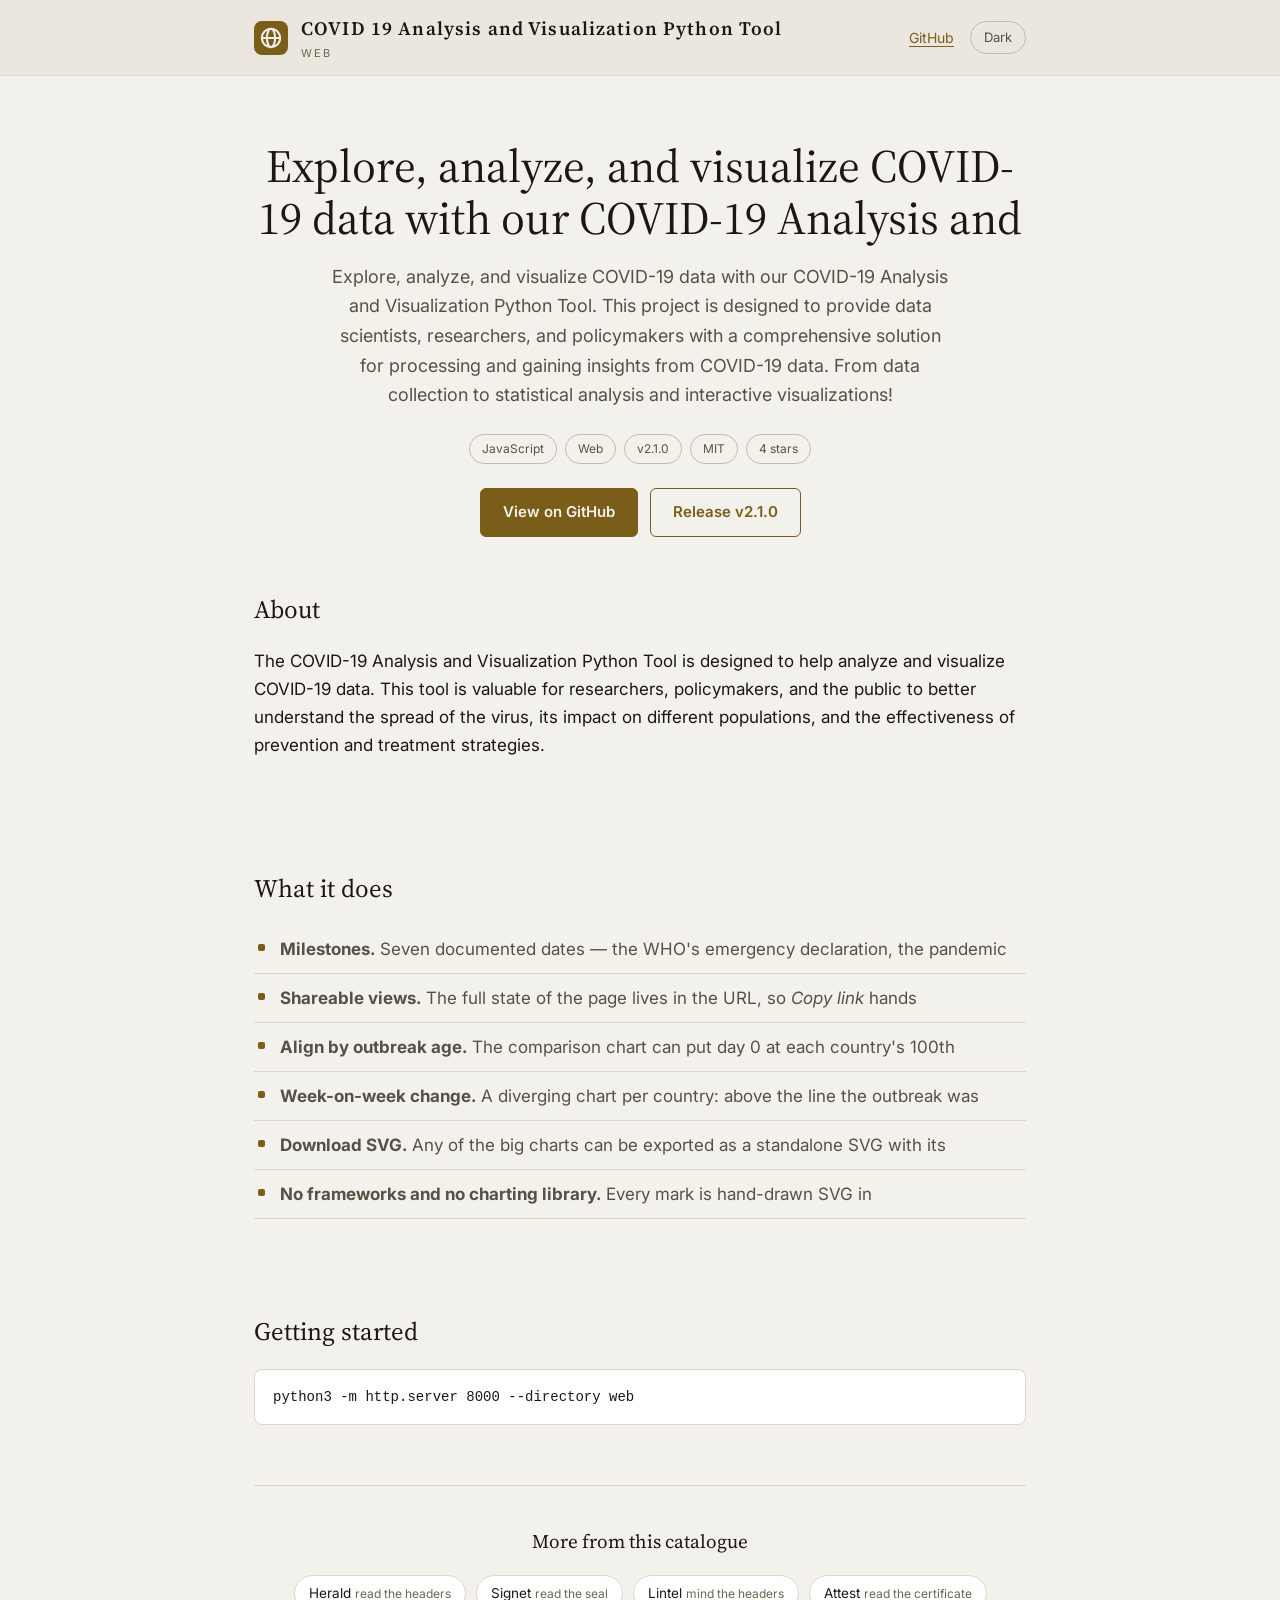
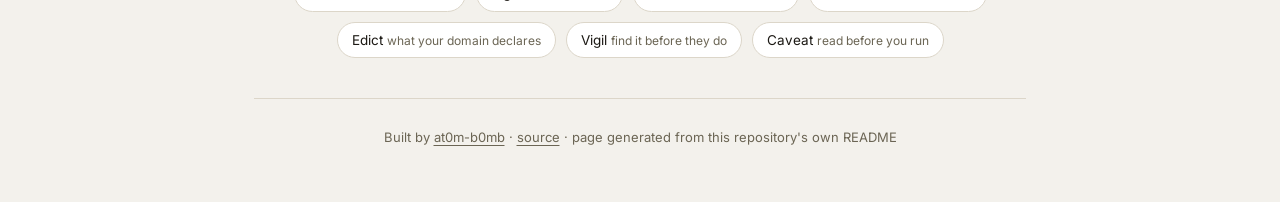
<file: docs/index.html>
<!doctype html>
<html lang="en">
<head>
<meta charset="utf-8">
<meta name="viewport" content="width=device-width, initial-scale=1">
<title>COVID 19 Analysis and Visualization Python Tool — Explore, analyze, and visualize COVID-19 data with our COVID-19 Analys</title>
<meta name="description" content="Explore, analyze, and visualize COVID-19 data with our COVID-19 Analysis and Visualization Python Tool. This project is designed to provide data scientists, researchers, and policy">
<meta property="og:title" content="COVID 19 Analysis and Visualization Python Tool">
<meta property="og:description" content="Explore, analyze, and visualize COVID-19 data with our COVID-19 Analysis and Visualization Python Tool. This project is designed to provide data scientists, researchers, and policy">
<link rel="preconnect" href="https://fonts.googleapis.com">
<link rel="preconnect" href="https://fonts.gstatic.com" crossorigin>
<link href="https://fonts.googleapis.com/css2?family=Inter:wght@400;600&family=Source+Serif+4:opsz,wght@8..60,400;8..60,600&display=swap" rel="stylesheet">
<style>
:root{--paper:#F3F1EC;--surface:#FFFFFF;--sunken:#EBE7DE;--ink:#1B1813;
--muted:#575144;--faint:#6B6554;--rule:#DCD6C9;--rule-strong:#C4BCAA;
--brass:#7A5D18;--shine:#C39B24;--warn:#8A5410;--warn-wash:#FAF0DF;
--serif:"Source Serif 4",Iowan Old Style,Palatino,Georgia,serif;
--sans:Inter,-apple-system,BlinkMacSystemFont,"Segoe UI",Helvetica,Arial,sans-serif;
--mono:ui-monospace,SFMono-Regular,"SF Mono",Menlo,Consolas,monospace;}
@media (prefers-color-scheme:dark){:root:not([data-theme="light"]){
--paper:#000000;--surface:#131312;--sunken:#0A0A09;--ink:#F3F0E9;--muted:#A29C91;
--faint:#8C877C;--rule:#2B2B28;--rule-strong:#3D3C38;--brass:#D9B75C;
--shine:#F1C84B;--warn:#DDA356;--warn-wash:#251A0B;}}
:root[data-theme="dark"]{--paper:#000000;--surface:#131312;--sunken:#0A0A09;
--ink:#F3F0E9;--muted:#A29C91;--faint:#8C877C;--rule:#2B2B28;--rule-strong:#3D3C38;
--brass:#D9B75C;--shine:#F1C84B;--warn:#DDA356;--warn-wash:#251A0B;}
*{box-sizing:border-box}
body{margin:0;background:var(--paper);color:var(--ink);font-family:var(--sans);
font-size:17px;line-height:1.65;-webkit-font-smoothing:antialiased}
.wrap{max-width:820px;margin:0 auto;padding:0 24px}
a{color:var(--brass);text-underline-offset:3px}a:hover{color:var(--shine)}
code{font-family:var(--mono);font-size:.88em;background:var(--sunken);
padding:.12em .36em;border-radius:3px}
pre{font-family:var(--mono);font-size:14px;line-height:1.6;background:var(--surface);
border:1px solid var(--rule);border-radius:8px;padding:16px 18px;overflow-x:auto}
pre code{background:none;padding:0;font-size:inherit}
header.top{border-bottom:1px solid var(--rule);background:var(--sunken)}
header.top .wrap{display:flex;align-items:center;gap:13px;padding:13px 24px}
.mk{width:34px;height:34px;border-radius:8px;background:var(--brass);flex:none}
.mk svg{display:block;width:34px;height:34px}
.wordmark{font-family:var(--serif);font-size:19px;font-weight:600;letter-spacing:.06em}
.kind{font-size:11px;letter-spacing:.16em;text-transform:uppercase;color:var(--faint)}
header.top nav{margin-left:auto;display:flex;gap:16px;align-items:center;font-size:14px}
button.theme{background:none;border:1px solid var(--rule-strong);color:var(--muted);
border-radius:999px;padding:5px 13px;font:inherit;font-size:13px;cursor:pointer}
button.theme:hover{border-color:var(--brass);color:var(--ink)}
.hero{padding:64px 0 6px;text-align:center}
.hero h1{font-family:var(--serif);font-size:clamp(30px,5.4vw,46px);line-height:1.12;
margin:0 0 18px;font-weight:400}
.hero p.lede{font-size:18px;color:var(--muted);max-width:620px;margin:0 auto 24px}
.chips{display:flex;gap:8px;justify-content:center;flex-wrap:wrap;margin-bottom:24px}
.chips span{font-size:12px;border:1px solid var(--rule-strong);color:var(--muted);
border-radius:999px;padding:4px 12px}
.cta{display:flex;gap:12px;justify-content:center;flex-wrap:wrap}
.cta a{display:inline-block;padding:11px 22px;border-radius:6px;text-decoration:none;
font-size:15px;font-weight:600;border:1px solid var(--brass)}
.cta a.primary{background:var(--brass);color:var(--paper)}
.cta a.primary:hover{background:var(--shine);color:#1B1813}
.cta a.ghost{color:var(--brass)}.cta a.ghost:hover{background:var(--surface)}
section{padding:46px 0}
h2{font-family:var(--serif);font-size:25px;font-weight:400;margin:0 0 16px}
ul.feat{list-style:none;padding:0;margin:0}
ul.feat li{padding:10px 0 10px 26px;border-bottom:1px solid var(--rule);position:relative;
color:var(--muted)}
ul.feat li:before{content:"";position:absolute;left:4px;top:19px;width:7px;height:7px;
border-radius:2px;background:var(--brass)}
.notice{background:var(--warn-wash);border:1px solid var(--rule);
border-left:3px solid var(--warn);border-radius:8px;padding:18px 22px;color:var(--muted)}
.notice strong{color:var(--ink)}
.family{border-top:1px solid var(--rule);padding:40px 0 10px}
.family h2{font-size:19px;text-align:center}
.family .row{display:flex;flex-wrap:wrap;gap:10px;justify-content:center;margin-top:18px}
.family a{text-decoration:none;color:var(--ink);border:1px solid var(--rule);
border-radius:999px;padding:6px 14px;font-size:13.5px;background:var(--surface)}
.family a:hover{border-color:var(--brass)}
.family a span{color:var(--faint);font-size:12px}
footer{border-top:1px solid var(--rule);margin-top:30px;padding:28px 0 54px;
color:var(--faint);font-size:13px;text-align:center}
footer a{color:var(--faint)}
@media(max-width:560px){.hero{padding-top:44px}.kind{display:none}}
</style>
<meta property="og:image" content="https://raw.githubusercontent.com/at0m-b0mb/COVID-19-Analysis-and-Visualization-Python-Tool/main/images/social-preview.png">
<meta name="twitter:card" content="summary_large_image">
<meta name="twitter:image" content="https://raw.githubusercontent.com/at0m-b0mb/COVID-19-Analysis-and-Visualization-Python-Tool/main/images/social-preview.png">
</head>
<body>
<header class="top">
  <div class="wrap">
    <span class="mk"><svg viewBox='0 0 100 100' xmlns='http://www.w3.org/2000/svg' fill='none' stroke='#F3F1EC' stroke-width='6' stroke-linejoin='round' stroke-linecap='round'><style>.f{fill:#F3F1EC;stroke:none}</style><circle cx='50' cy='50' r='27'/><ellipse cx='50' cy='50' rx='12' ry='27'/><path d='M24 50 H76'/></svg></span>
    <div>
      <div class="wordmark">COVID 19 Analysis and Visualization Python Tool</div>
      <div class="kind">Web</div>
    </div>
    <nav>
      <a href="https://github.com/at0m-b0mb/COVID-19-Analysis-and-Visualization-Python-Tool">GitHub</a>
      <button class="theme" id="t" type="button">Dark</button>
    </nav>
  </div>
</header>
<div class="wrap">
  <div class="hero">
    <h1>Explore, analyze, and visualize COVID-19 data with our COVID-19 Analysis and</h1>
    <p class="lede">Explore, analyze, and visualize COVID-19 data with our COVID-19 Analysis and Visualization Python Tool. This project is designed to provide data scientists, researchers, and policymakers with a comprehensive solution for processing and gaining insights from COVID-19 data. From data collection to statistical analysis and interactive visualizations!</p>
    <div class="chips"><span>JavaScript</span><span>Web</span><span>v2.1.0</span><span>MIT</span><span>4 stars</span></div>
    <div class="cta">
      <a class="primary" href="https://github.com/at0m-b0mb/COVID-19-Analysis-and-Visualization-Python-Tool">View on GitHub</a>
      <a class="ghost" href="https://github.com/at0m-b0mb/COVID-19-Analysis-and-Visualization-Python-Tool/releases/latest">Release v2.1.0</a>
    </div>
  </div>
  <section>
    <h2>About</h2>
    <p>The COVID-19 Analysis and Visualization Python Tool is designed to help analyze and visualize COVID-19 data. This tool is valuable for researchers, policymakers, and the public to better understand the spread of the virus, its impact on different populations, and the effectiveness of prevention and treatment strategies.</p>
  </section>
  <section>
    <h2>What it does</h2>
    <ul class="feat">
      <li><strong>Milestones.</strong> Seven documented dates — the WHO's emergency declaration, the pandemic</li>
      <li><strong>Shareable views.</strong> The full state of the page lives in the URL, so <em>Copy link</em> hands</li>
      <li><strong>Align by outbreak age.</strong> The comparison chart can put day 0 at each country's 100th</li>
      <li><strong>Week-on-week change.</strong> A diverging chart per country: above the line the outbreak was</li>
      <li><strong>Download SVG.</strong> Any of the big charts can be exported as a standalone SVG with its</li>
      <li><strong>No frameworks and no charting library.</strong> Every mark is hand-drawn SVG in</li>
    </ul>
  </section>
  <section>
    <h2>Getting started</h2>
<pre><code>python3 -m http.server 8000 --directory web</code></pre>
  </section>
  <div class="family">
    <h2>More from this catalogue</h2>
    <div class="row">
        <a href="https://at0m-b0mb.github.io/Herald-Email-Headers/">Herald <span>read the headers</span></a>
        <a href="https://at0m-b0mb.github.io/Signet-JWT-Inspector/">Signet <span>read the seal</span></a>
        <a href="https://at0m-b0mb.github.io/Lintel-HTTP-Headers/">Lintel <span>mind the headers</span></a>
        <a href="https://at0m-b0mb.github.io/Attest-X509/">Attest <span>read the certificate</span></a>
        <a href="https://at0m-b0mb.github.io/Edict-Email-Policy/">Edict <span>what your domain declares</span></a>
        <a href="https://at0m-b0mb.github.io/Vigil-Secret-Scanner/">Vigil <span>find it before they do</span></a>
        <a href="https://at0m-b0mb.github.io/Caveat-Shell-Reader/">Caveat <span>read before you run</span></a>
    </div>
  </div>
  <footer>
    Built by <a href="https://github.com/at0m-b0mb">at0m-b0mb</a> ·
    <a href="https://github.com/at0m-b0mb/COVID-19-Analysis-and-Visualization-Python-Tool">source</a> · page generated from this repository's own README
  </footer>
</div>
<script>(function(){var r=document.documentElement,b=document.getElementById('t');try{var s=localStorage.getItem('theme');if(s)r.setAttribute('data-theme',s);}catch(e){}function c(){var a=r.getAttribute('data-theme');return a?a:(matchMedia('(prefers-color-scheme: dark)').matches?'dark':'light');}function p(){b.textContent=c()==='dark'?'Light':'Dark';}p();b.addEventListener('click',function(){var n=c()==='dark'?'light':'dark';r.setAttribute('data-theme',n);try{localStorage.setItem('theme',n);}catch(e){}p();});})();</script>
</body>
</html>
</file>
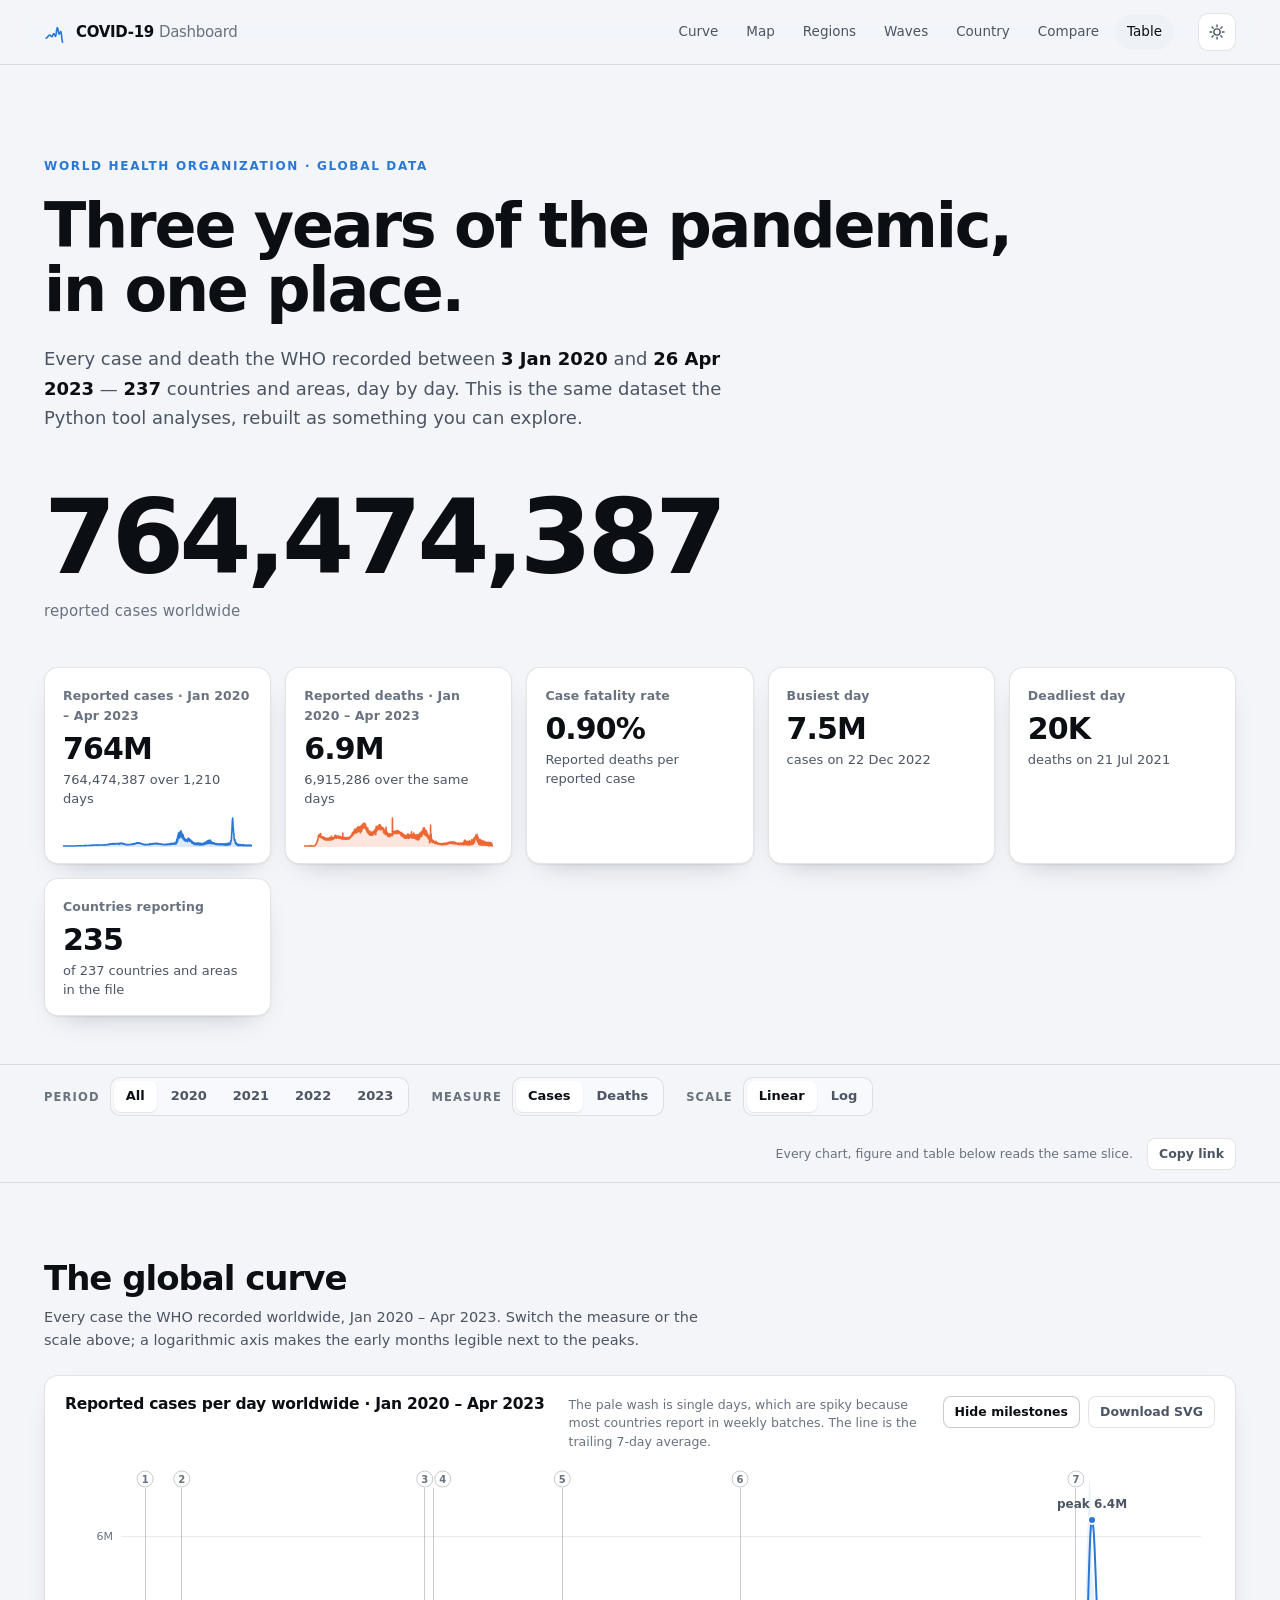
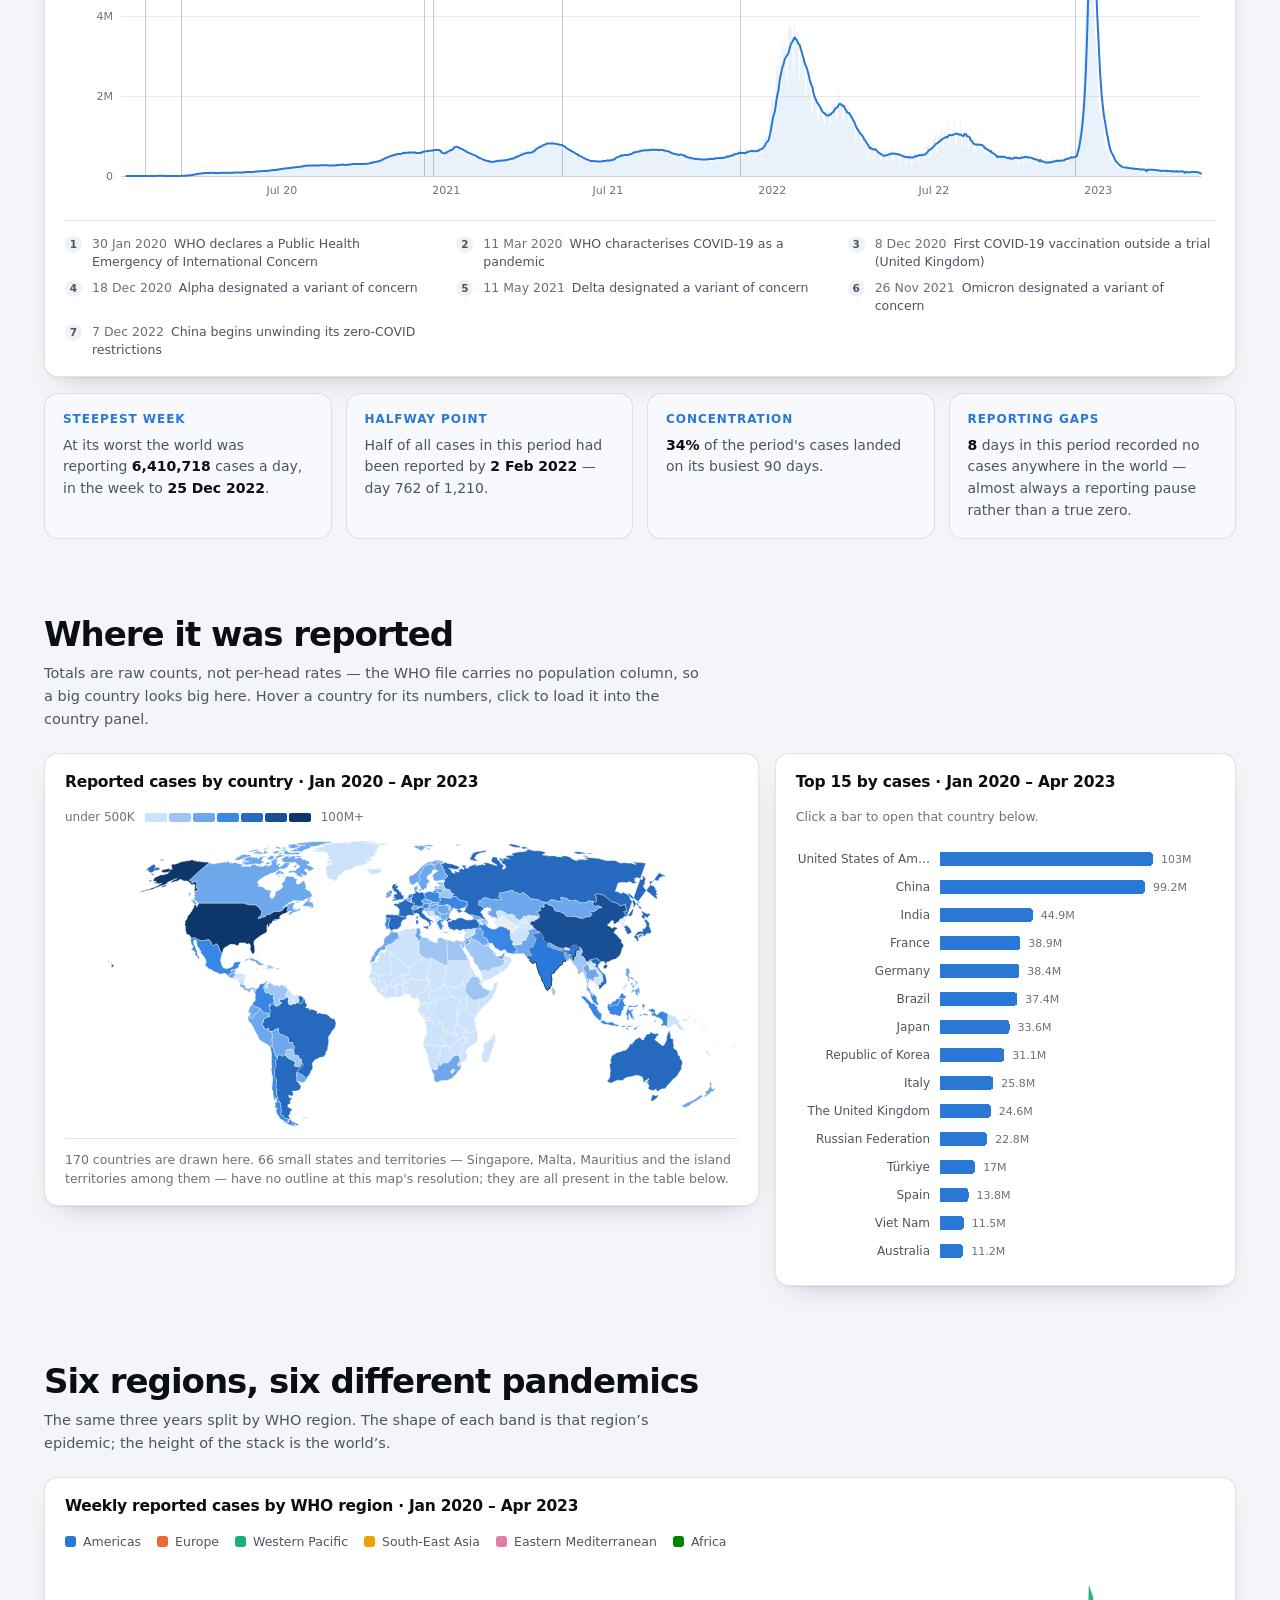
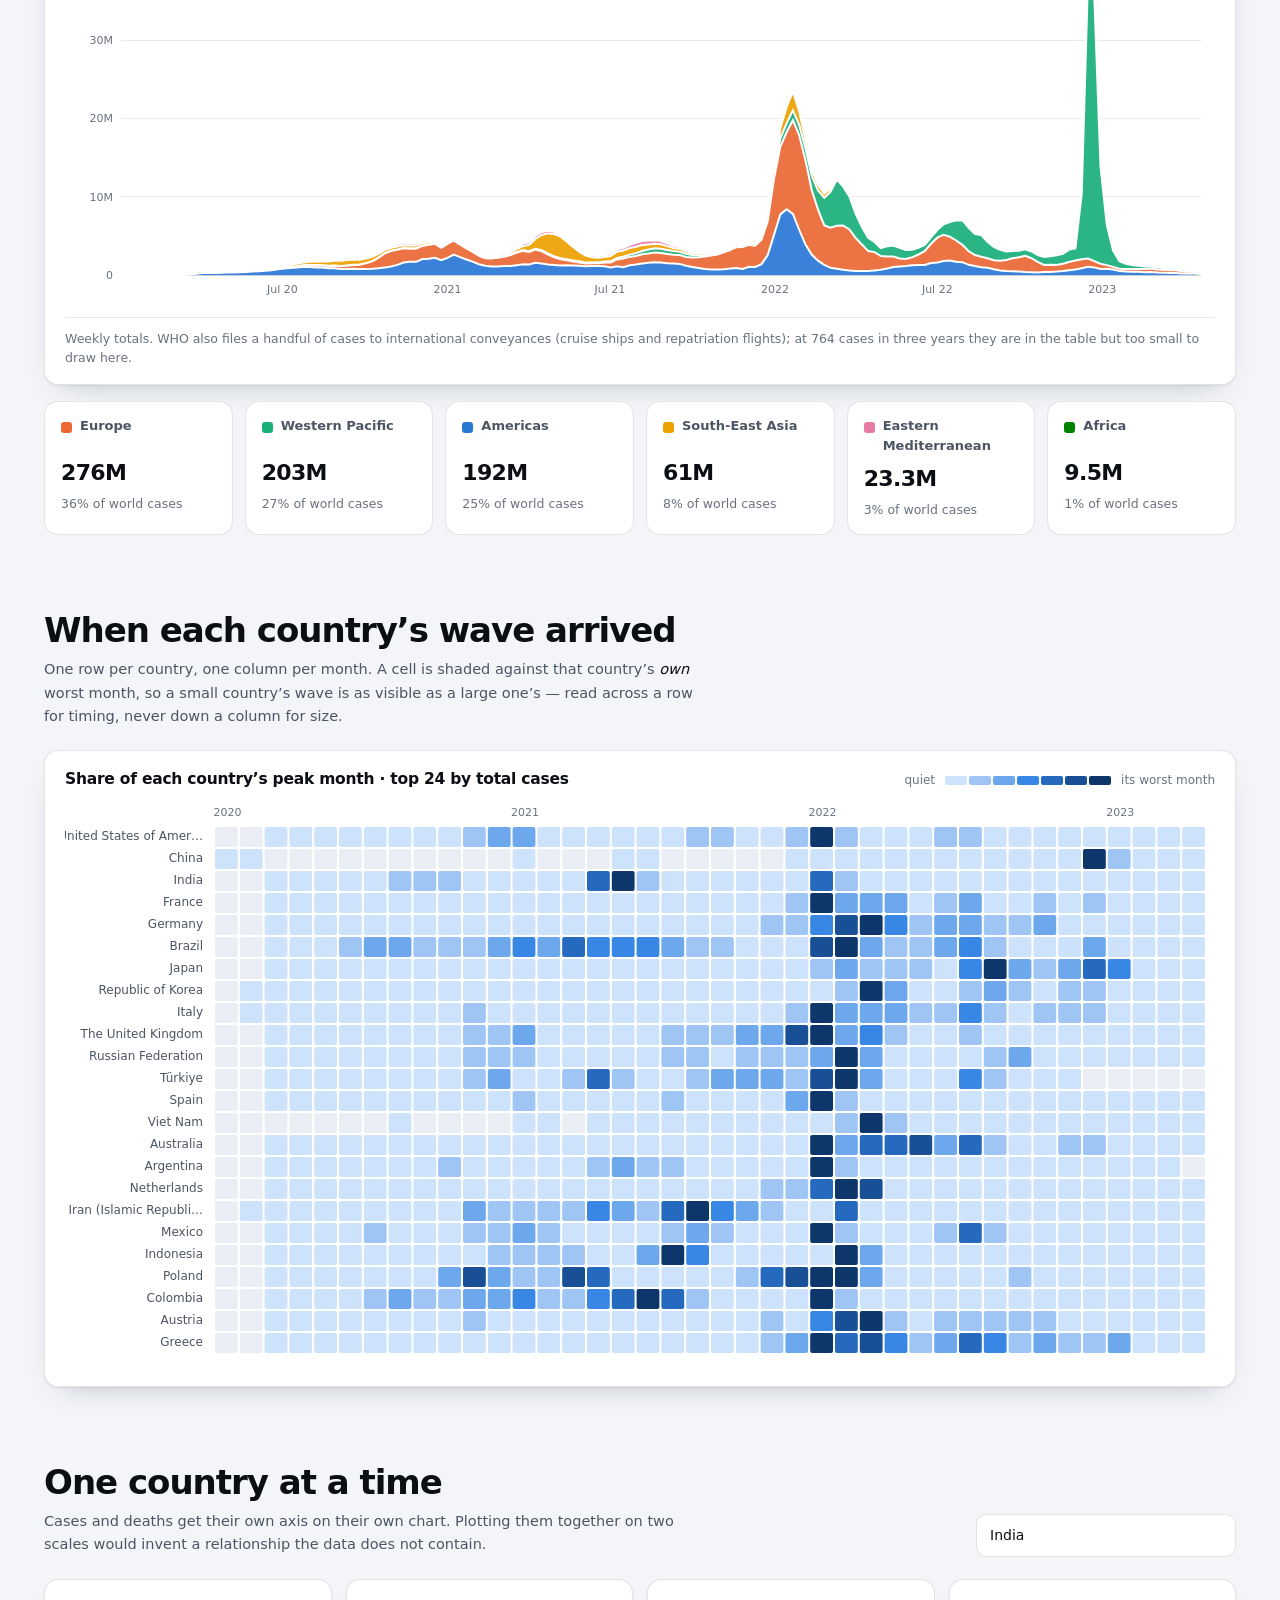
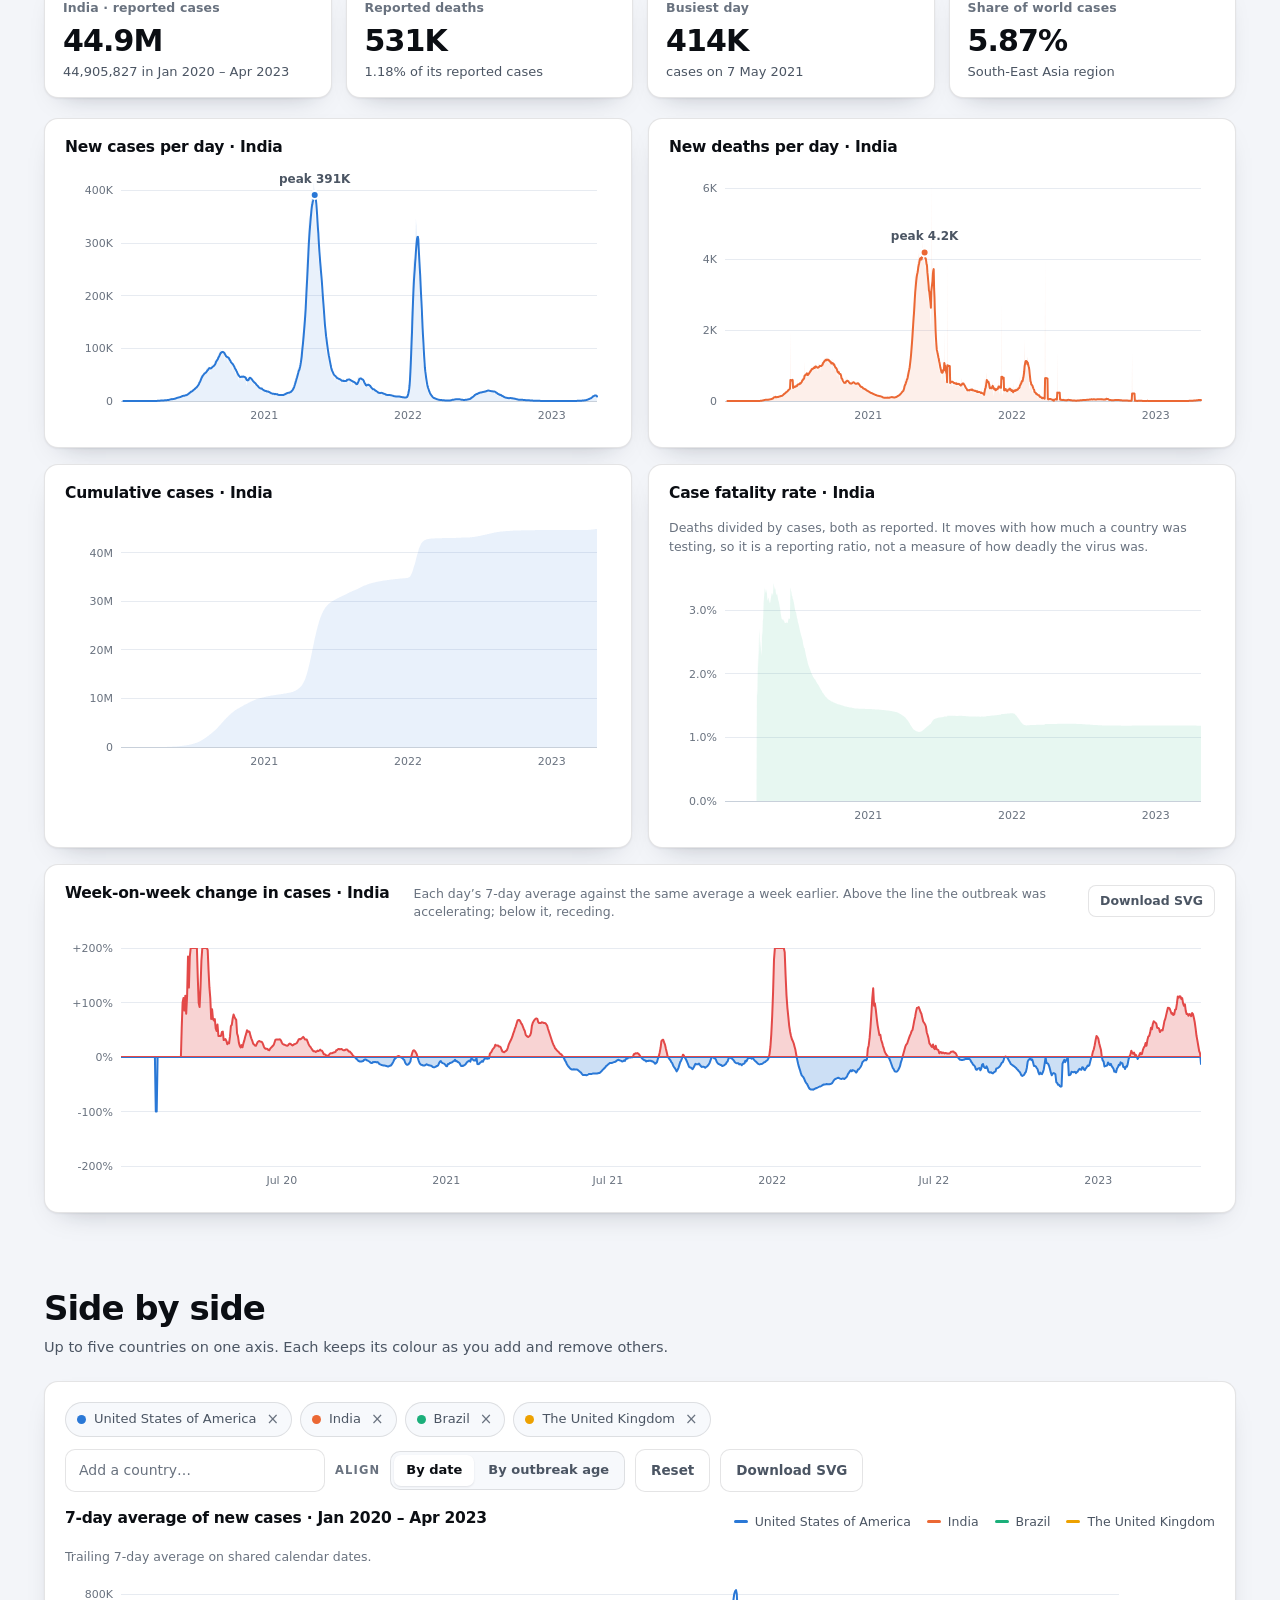
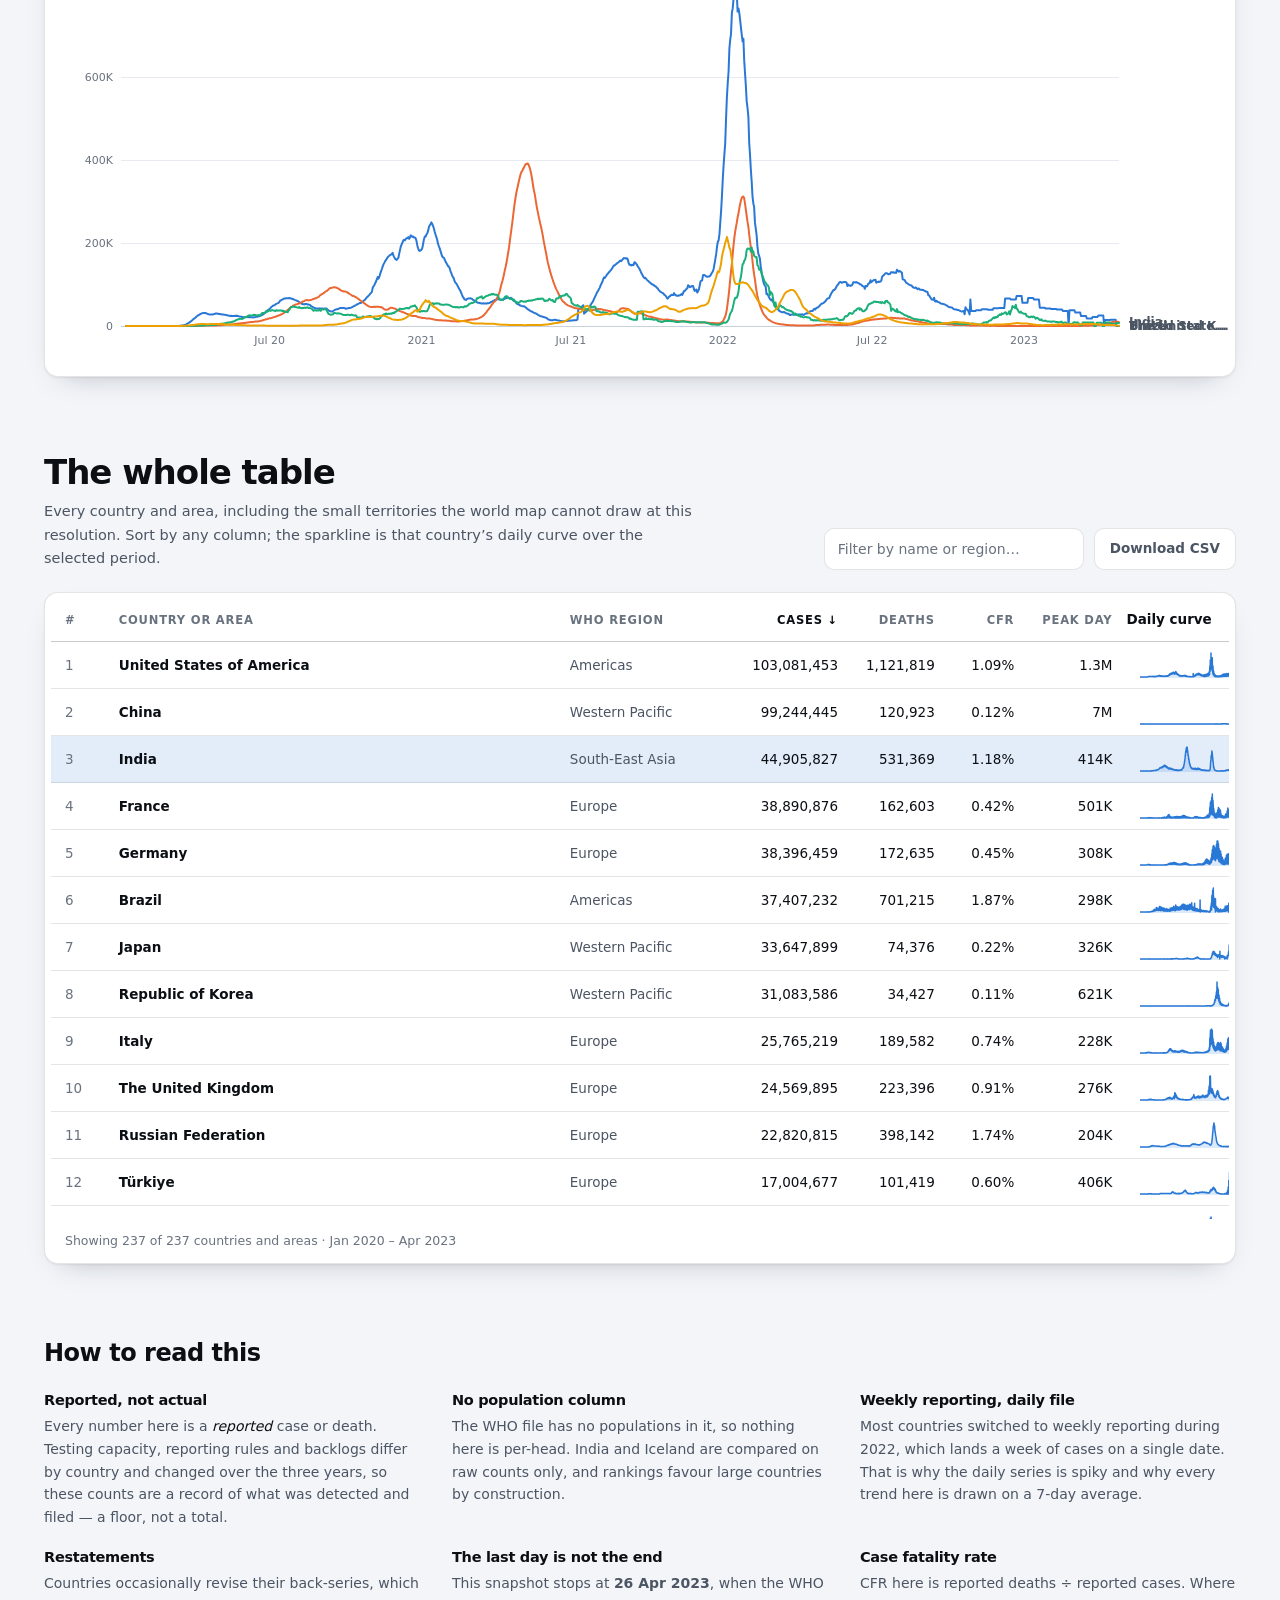
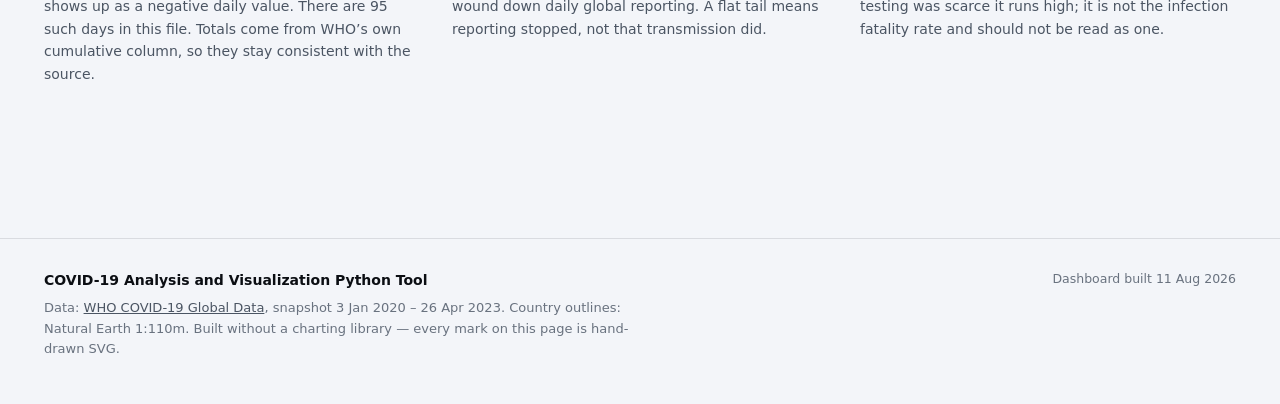
<file: web/index.html>
<!doctype html>
<html lang="en" data-theme="dark">
<head>
<meta charset="utf-8">
<meta name="viewport" content="width=device-width, initial-scale=1">
<title>COVID-19 Global Dashboard &middot; WHO data, 2020&ndash;2023</title>
<meta name="description" content="An interactive dashboard over the WHO COVID-19 global dataset: 764 million reported cases across 237 countries and areas, from January 2020 to April 2023.">
<meta name="color-scheme" content="dark light">
<meta property="og:title" content="COVID-19 Global Dashboard">
<meta property="og:description" content="764 million reported cases across 237 countries and areas, from January 2020 to April 2023 — WHO data, drawn without a charting library.">
<meta property="og:type" content="website">
<meta property="og:image" content="brand/social-card.png">
<meta name="twitter:card" content="summary_large_image">
<link rel="icon" href="brand/favicon.svg" type="image/svg+xml">
<link rel="apple-touch-icon" href="brand/mark.png">
<link rel="stylesheet" href="assets/css/styles.css">
</head>
<body>
<a class="skip-link" href="#main">Skip to content</a>

<header class="site-header">
  <div class="wrap header-inner">
    <a class="brand" href="#top">
      <!-- The brand mark is the global curve itself; see tools/make_brand.py -->
      <svg class="brand-mark" viewBox="0 0 32 32" aria-hidden="true" focusable="false">
        <path d="M3 25c2-.4 3.4-4.2 5-4.6 1.7-.4 2.4 3 3.6 2.4 1.3-.7 1.4-4.4 2.6-4.4 1.1 0 1.5 4.2 2.6 4.2 1-.1 1.4-13 2.6-13 1.2 0 1.4 9.5 2.6 9.6 1 0 1.4-4.2 2.5-4.2 1.2 0 1.3 16 2.5 16"
              fill="none" stroke="currentColor" stroke-width="2.4"
              stroke-linecap="round" stroke-linejoin="round"/>
      </svg>
      <span class="brand-text">COVID-19 <span class="brand-dim">Dashboard</span></span>
    </a>

    <nav class="site-nav" aria-label="Sections">
      <a href="#curve">Curve</a>
      <a href="#map">Map</a>
      <a href="#regions">Regions</a>
      <a href="#waves">Waves</a>
      <a href="#country">Country</a>
      <a href="#compare">Compare</a>
      <a href="#table">Table</a>
    </nav>

    <button class="theme-toggle" id="theme-toggle" type="button" aria-pressed="false">
      <svg class="icon-sun" viewBox="0 0 24 24" aria-hidden="true" focusable="false">
        <circle cx="12" cy="12" r="4.2" fill="none" stroke="currentColor" stroke-width="1.8"/>
        <g stroke="currentColor" stroke-width="1.8" stroke-linecap="round">
          <path d="M12 2.6v2.4M12 19v2.4M2.6 12h2.4M19 12h2.4M5.3 5.3l1.7 1.7M17 17l1.7 1.7M18.7 5.3L17 7M7 17l-1.7 1.7"/>
        </g>
      </svg>
      <svg class="icon-moon" viewBox="0 0 24 24" aria-hidden="true" focusable="false">
        <path d="M20 14.2A8.2 8.2 0 1 1 9.8 4a6.6 6.6 0 0 0 10.2 10.2z" fill="none" stroke="currentColor" stroke-width="1.8" stroke-linejoin="round"/>
      </svg>
      <span class="sr-only">Switch between dark and light theme</span>
    </button>
  </div>
</header>

<main id="main">
  <a id="top"></a>

  <!-- ── Hero ───────────────────────────────────────────────────────────── -->
  <section class="hero">
    <div class="wrap">
      <p class="eyebrow">World Health Organization &middot; global data</p>
      <h1>Three years of the pandemic,<br>in one place.</h1>
      <p class="lede">
        Every case and death the WHO recorded between
        <strong data-bind="meta.start"></strong> and <strong data-bind="meta.end"></strong> &mdash;
        <strong data-bind="meta.countries"></strong> countries and areas, day by day.
        This is the same dataset the Python tool analyses, rebuilt as something you can explore.
      </p>

      <div class="hero-figure">
        <p class="hero-figure-value" id="hero-value">&mdash;</p>
        <p class="hero-figure-label">reported cases worldwide</p>
      </div>

      <div class="kpi-row" id="kpi-row"></div>
    </div>
  </section>

  <!-- ── Filters ────────────────────────────────────────────────────────── -->
  <div class="filterbar" id="filterbar">
    <div class="wrap filterbar-inner">
      <div class="filter-group">
        <span class="filter-label" id="range-label">Period</span>
        <div class="segmented" role="group" aria-labelledby="range-label" id="range-control"></div>
      </div>
      <div class="filter-group">
        <span class="filter-label" id="metric-label">Measure</span>
        <div class="segmented" role="group" aria-labelledby="metric-label" id="metric-control"></div>
      </div>
      <div class="filter-group">
        <span class="filter-label" id="scale-label">Scale</span>
        <div class="segmented" role="group" aria-labelledby="scale-label" id="scale-control"></div>
      </div>
      <div class="filter-tail">
        <p class="filter-note">Every chart, figure and table below reads the same slice.</p>
        <button class="btn btn--sm" id="copy-link" type="button">Copy link</button>
      </div>
    </div>
  </div>

  <!-- ── Global curve ───────────────────────────────────────────────────── -->
  <section class="section" id="curve">
    <div class="wrap">
      <header class="section-head">
        <div>
          <h2>The global curve</h2>
          <p class="section-sub" id="curve-sub"></p>
        </div>
      </header>

      <figure class="card chart-card">
        <figcaption class="chart-head">
          <h3 class="chart-title" id="curve-title"></h3>
          <p class="chart-note">The pale wash is single days, which are spiky because most countries report in weekly batches. The line is the trailing 7-day average.</p>
          <div class="chart-tools">
            <button class="btn btn--sm" id="milestone-toggle" type="button" aria-pressed="true">Hide milestones</button>
            <button class="btn btn--sm" type="button" data-export="chart-curve">Download SVG</button>
          </div>
        </figcaption>
        <div class="chart" id="chart-curve" data-chart></div>
        <ol class="milestone-key" id="milestone-key"></ol>
      </figure>

      <div class="callout-grid" id="curve-callouts"></div>
    </div>
  </section>

  <!-- ── World map ──────────────────────────────────────────────────────── -->
  <section class="section" id="map">
    <div class="wrap">
      <header class="section-head">
        <div>
          <h2>Where it was reported</h2>
          <p class="section-sub">Totals are raw counts, not per-head rates &mdash; the WHO file carries no population column, so a big country looks big here. Hover a country for its numbers, click to load it into the country panel.</p>
        </div>
      </header>

      <div class="map-layout">
        <figure class="card chart-card map-card">
          <figcaption class="chart-head">
            <h3 class="chart-title" id="map-title"></h3>
            <div class="map-legend" id="map-legend"></div>
          </figcaption>
          <div class="chart map-chart" id="chart-map" data-chart></div>
          <p class="chart-foot" id="map-foot"></p>
        </figure>

        <figure class="card chart-card">
          <figcaption class="chart-head">
            <h3 class="chart-title" id="rank-title"></h3>
            <p class="chart-note">Click a bar to open that country below.</p>
          </figcaption>
          <div class="chart" id="chart-rank" data-chart></div>
        </figure>
      </div>
    </div>
  </section>

  <!-- ── Regions ────────────────────────────────────────────────────────── -->
  <section class="section" id="regions">
    <div class="wrap">
      <header class="section-head">
        <div>
          <h2>Six regions, six different pandemics</h2>
          <p class="section-sub">The same three years split by WHO region. The shape of each band is that region&rsquo;s epidemic; the height of the stack is the world&rsquo;s.</p>
        </div>
      </header>

      <figure class="card chart-card">
        <figcaption class="chart-head">
          <h3 class="chart-title" id="regions-title"></h3>
          <div class="legend" id="regions-legend"></div>
        </figcaption>
        <div class="chart" id="chart-regions" data-chart></div>
        <p class="chart-foot">Weekly totals. WHO also files a handful of cases to international conveyances (cruise ships and repatriation flights); at <span data-bind="regions.otherCases"></span> cases in three years they are in the table but too small to draw here.</p>
      </figure>

      <div class="region-cards" id="region-cards"></div>
    </div>
  </section>

  <!-- ── Wave calendar ──────────────────────────────────────────────────── -->
  <section class="section" id="waves">
    <div class="wrap">
      <header class="section-head">
        <div>
          <h2>When each country&rsquo;s wave arrived</h2>
          <p class="section-sub">One row per country, one column per month. A cell is shaded against that country&rsquo;s <em>own</em> worst month, so a small country&rsquo;s wave is as visible as a large one&rsquo;s &mdash; read across a row for timing, never down a column for size.</p>
        </div>
      </header>

      <figure class="card chart-card">
        <figcaption class="chart-head">
          <h3 class="chart-title">Share of each country&rsquo;s peak month &middot; top 24 by total cases</h3>
          <div class="map-legend" id="waves-legend"></div>
        </figcaption>
        <div class="chart heatmap-chart" id="chart-waves" data-chart></div>
      </figure>
    </div>
  </section>

  <!-- ── Country explorer ───────────────────────────────────────────────── -->
  <section class="section" id="country">
    <div class="wrap">
      <header class="section-head">
        <div>
          <h2>One country at a time</h2>
          <p class="section-sub">Cases and deaths get their own axis on their own chart. Plotting them together on two scales would invent a relationship the data does not contain.</p>
        </div>
        <div class="picker">
          <label class="sr-only" for="country-select">Country or area</label>
          <input list="country-list" id="country-select" class="input" placeholder="Search 237 countries and areas" autocomplete="off" spellcheck="false">
          <datalist id="country-list"></datalist>
        </div>
      </header>

      <div class="country-panel" id="country-panel" aria-busy="true">
        <div class="kpi-row kpi-row--tight" id="country-kpis"></div>
        <div class="chart-grid">
          <figure class="card chart-card">
            <figcaption class="chart-head">
              <h3 class="chart-title" id="cd-cases-title"></h3>
            </figcaption>
            <div class="chart" id="chart-cd-cases" data-chart></div>
          </figure>
          <figure class="card chart-card">
            <figcaption class="chart-head">
              <h3 class="chart-title" id="cd-deaths-title"></h3>
            </figcaption>
            <div class="chart" id="chart-cd-deaths" data-chart></div>
          </figure>
          <figure class="card chart-card">
            <figcaption class="chart-head">
              <h3 class="chart-title" id="cd-cum-title"></h3>
            </figcaption>
            <div class="chart" id="chart-cd-cum" data-chart></div>
          </figure>
          <figure class="card chart-card">
            <figcaption class="chart-head">
              <h3 class="chart-title" id="cd-cfr-title"></h3>
              <p class="chart-note">Deaths divided by cases, both as reported. It moves with how much a country was testing, so it is a reporting ratio, not a measure of how deadly the virus was.</p>
            </figcaption>
            <div class="chart" id="chart-cd-cfr" data-chart></div>
          </figure>
          <figure class="card chart-card chart-card--wide">
            <figcaption class="chart-head">
              <h3 class="chart-title" id="cd-growth-title"></h3>
              <p class="chart-note">Each day&rsquo;s 7-day average against the same average a week earlier. Above the line the outbreak was accelerating; below it, receding.</p>
              <div class="chart-tools">
                <button class="btn btn--sm" type="button" data-export="chart-cd-growth">Download SVG</button>
              </div>
            </figcaption>
            <div class="chart" id="chart-cd-growth" data-chart></div>
          </figure>
        </div>
      </div>
    </div>
  </section>

  <!-- ── Compare ────────────────────────────────────────────────────────── -->
  <section class="section" id="compare">
    <div class="wrap">
      <header class="section-head">
        <div>
          <h2>Side by side</h2>
          <p class="section-sub">Up to five countries on one axis. Each keeps its colour as you add and remove others.</p>
        </div>
      </header>

      <div class="card compare-card">
        <div class="chip-row" id="compare-chips" role="group" aria-label="Selected countries"></div>
        <div class="compare-add">
          <label class="sr-only" for="compare-select">Add a country</label>
          <input list="country-list" id="compare-select" class="input" placeholder="Add a country&hellip;" autocomplete="off" spellcheck="false">
          <div class="filter-group">
            <span class="filter-label" id="align-label">Align</span>
            <div class="segmented" role="group" aria-labelledby="align-label" id="align-control"></div>
          </div>
          <button class="btn" id="compare-reset" type="button">Reset</button>
          <button class="btn" type="button" data-export="chart-compare">Download SVG</button>
        </div>
        <figure class="chart-card chart-card--bare">
          <figcaption class="chart-head">
            <h3 class="chart-title" id="compare-title"></h3>
            <div class="legend" id="compare-legend"></div>
          </figcaption>
          <p class="chart-note chart-note--block" id="compare-note"></p>
          <div class="chart" id="chart-compare" data-chart></div>
        </figure>
      </div>
    </div>
  </section>

  <!-- ── Table ──────────────────────────────────────────────────────────── -->
  <section class="section" id="table">
    <div class="wrap">
      <header class="section-head">
        <div>
          <h2>The whole table</h2>
          <p class="section-sub">Every country and area, including the small territories the world map cannot draw at this resolution. Sort by any column; the sparkline is that country&rsquo;s daily curve over the selected period.</p>
        </div>
        <div class="picker">
          <label class="sr-only" for="table-search">Filter table</label>
          <input id="table-search" class="input" type="search" placeholder="Filter by name or region&hellip;" autocomplete="off">
          <button class="btn" id="download-csv" type="button">Download CSV</button>
        </div>
      </header>

      <div class="card table-card">
        <div class="table-scroll">
          <table class="data-table" id="data-table">
            <caption class="sr-only">COVID-19 totals by country and area</caption>
            <thead>
              <tr>
                <th scope="col" class="col-rank"><button type="button" data-sort="rank">#</button></th>
                <th scope="col" class="col-name"><button type="button" data-sort="name">Country or area</button></th>
                <th scope="col" class="col-region"><button type="button" data-sort="region">WHO region</button></th>
                <th scope="col" class="num"><button type="button" data-sort="cases">Cases</button></th>
                <th scope="col" class="num"><button type="button" data-sort="deaths">Deaths</button></th>
                <th scope="col" class="num"><button type="button" data-sort="cfr">CFR</button></th>
                <th scope="col" class="num col-peak"><button type="button" data-sort="peak">Peak day</button></th>
                <th scope="col" class="col-spark">Daily curve</th>
              </tr>
            </thead>
            <tbody id="table-body"></tbody>
          </table>
        </div>
        <p class="table-foot" id="table-foot"></p>
      </div>
    </div>
  </section>

  <!-- ── Method ─────────────────────────────────────────────────────────── -->
  <section class="section section--method" id="method">
    <div class="wrap">
      <h2>How to read this</h2>
      <div class="method-grid">
        <div class="method-item">
          <h3>Reported, not actual</h3>
          <p>Every number here is a <em>reported</em> case or death. Testing capacity, reporting rules and backlogs differ by country and changed over the three years, so these counts are a record of what was detected and filed &mdash; a floor, not a total.</p>
        </div>
        <div class="method-item">
          <h3>No population column</h3>
          <p>The WHO file has no populations in it, so nothing here is per-head. India and Iceland are compared on raw counts only, and rankings favour large countries by construction.</p>
        </div>
        <div class="method-item">
          <h3>Weekly reporting, daily file</h3>
          <p>Most countries switched to weekly reporting during 2022, which lands a week of cases on a single date. That is why the daily series is spiky and why every trend here is drawn on a 7-day average.</p>
        </div>
        <div class="method-item">
          <h3>Restatements</h3>
          <p>Countries occasionally revise their back-series, which shows up as a negative daily value. There are <span data-bind="meta.corrections">a few</span> such days in this file. Totals come from WHO&rsquo;s own cumulative column, so they stay consistent with the source.</p>
        </div>
        <div class="method-item">
          <h3>The last day is not the end</h3>
          <p>This snapshot stops at <strong data-bind="meta.end"></strong>, when the WHO wound down daily global reporting. A flat tail means reporting stopped, not that transmission did.</p>
        </div>
        <div class="method-item">
          <h3>Case fatality rate</h3>
          <p>CFR here is reported deaths &divide; reported cases. Where testing was scarce it runs high; it is not the infection fatality rate and should not be read as one.</p>
        </div>
      </div>
    </div>
  </section>
</main>

<footer class="site-footer">
  <div class="wrap footer-inner">
    <div>
      <p class="footer-title">COVID-19 Analysis and Visualization Python Tool</p>
      <p class="footer-note">
        Data: <a href="https://covid19.who.int/" rel="noopener">WHO COVID-19 Global Data</a>,
        snapshot <span data-bind="meta.start"></span> &ndash; <span data-bind="meta.end"></span>.
        Country outlines: Natural Earth 1:110m. Built without a charting library &mdash; every mark on this page is hand-drawn SVG.
      </p>
    </div>
    <p class="footer-meta">Dashboard built <span data-bind="meta.generated"></span></p>
  </div>
</footer>

<div class="tooltip" id="tooltip" role="status" aria-live="polite"></div>

<script src="data/core.js"></script>
<script src="assets/js/format.js"></script>
<script src="assets/js/charts.js"></script>
<script src="assets/js/app.js"></script>
</body>
</html>
</file>
<file: web/assets/css/styles.css>
/* ==========================================================================
   COVID-19 Dashboard
   --------------------------------------------------------------------------
   Colour roles below are the only place hex appears. Charts read the series
   slots straight off the computed style, so light and dark swap in one place.

   The categorical slots and the sequential ramp are the validated default
   from the data-viz palette, in the documented order (the order is the
   colour-blindness safety mechanism, so it is never re-shuffled). Both modes
   were checked against the surfaces declared here.
   ========================================================================== */

:root {
  color-scheme: dark;

  /* Surfaces & ink */
  --page:        #0b0e13;
  --page-2:      #0e1218;
  --surface:     #12161d;
  --surface-2:   #171d26;
  --surface-3:   #1c232e;
  --text:        #f2f5f8;
  --text-2:      #a9b3c1;
  --muted:       #7d8794;
  --border:      rgba(255, 255, 255, 0.09);
  --border-firm: rgba(255, 255, 255, 0.16);
  --grid:        #1d232d;
  --axis:        #2a3240;
  --shadow:      0 1px 2px rgba(0, 0, 0, 0.4), 0 12px 32px -16px rgba(0, 0, 0, 0.7);
  --ring:        #3987e5;

  /* Categorical slots — fixed order, assigned in sequence, never cycled */
  --series-1: #3987e5;
  --series-2: #d95926;
  --series-3: #199e70;
  --series-4: #c98500;
  --series-5: #d55181;
  --series-6: #008300;
  --series-7: #9085e9;
  --series-8: #e66767;

  /* Sequential ramp (one hue, light → dark). In dark mode the low end is the
     step nearest the surface, so magnitude still reads as "brighter = more". */
  --seq-1: #0d366b;
  --seq-2: #184f95;
  --seq-3: #256abf;
  --seq-4: #3987e5;
  --seq-5: #6da7ec;
  --seq-6: #9ec5f4;
  --seq-7: #cde2fb;
  --seq-empty: #1a212b;

  --good:     #0ca30c;
  --critical: #d03b3b;

  --radius:    14px;
  --radius-sm: 9px;
  --wrap:      1240px;

  --font: system-ui, -apple-system, "Segoe UI", Roboto, "Helvetica Neue", Arial, sans-serif;
}

:root[data-theme="light"] {
  color-scheme: light;

  --page:        #f3f5f9;
  --page-2:      #eef1f6;
  --surface:     #ffffff;
  --surface-2:   #f7f9fc;
  --surface-3:   #eef2f7;
  --text:        #0b0e13;
  --text-2:      #4b5563;
  --muted:       #69727f;
  --border:      rgba(11, 14, 19, 0.11);
  --border-firm: rgba(11, 14, 19, 0.22);
  --grid:        #e7ebf1;
  --axis:        #c8d0da;
  --shadow:      0 1px 2px rgba(15, 23, 42, 0.06), 0 12px 28px -18px rgba(15, 23, 42, 0.35);
  --ring:        #2a78d6;

  --series-1: #2a78d6;
  --series-2: #eb6834;
  --series-3: #1baf7a;
  --series-4: #eda100;
  --series-5: #e87ba4;
  --series-6: #008300;
  --series-7: #4a3aa7;
  --series-8: #e34948;

  --seq-1: #cde2fb;
  --seq-2: #9ec5f4;
  --seq-3: #6da7ec;
  --seq-4: #3987e5;
  --seq-5: #256abf;
  --seq-6: #184f95;
  --seq-7: #0d366b;
  --seq-empty: #eaeef4;

  --good:     #006300;
  --critical: #c22c2c;
}

/* --------------------------------------------------------------------------
   Base
   -------------------------------------------------------------------------- */

*, *::before, *::after { box-sizing: border-box; }

html { -webkit-text-size-adjust: 100%; scroll-behavior: smooth; scroll-padding-top: 132px; }

body {
  margin: 0;
  font-family: var(--font);
  font-size: 16px;
  line-height: 1.6;
  color: var(--text);
  background: var(--page);
  -webkit-font-smoothing: antialiased;
  overflow-x: hidden;
}

h1, h2, h3 { margin: 0; line-height: 1.15; letter-spacing: -0.02em; font-weight: 640; }
p { margin: 0; }
a { color: inherit; }

.wrap { width: 100%; max-width: var(--wrap); margin: 0 auto; padding: 0 24px; }

.sr-only {
  position: absolute; width: 1px; height: 1px; padding: 0; margin: -1px;
  overflow: hidden; clip: rect(0 0 0 0); white-space: nowrap; border: 0;
}

.skip-link {
  position: absolute; left: 12px; top: -60px; z-index: 100;
  padding: 10px 16px; border-radius: var(--radius-sm);
  background: var(--surface); color: var(--text); text-decoration: none;
  border: 1px solid var(--border-firm); transition: top .15s ease;
}
.skip-link:focus { top: 12px; }

:where(a, button, input, [tabindex]):focus-visible {
  outline: 2px solid var(--ring);
  outline-offset: 2px;
  border-radius: 6px;
}

/* --------------------------------------------------------------------------
   Header
   -------------------------------------------------------------------------- */

.site-header {
  position: sticky; top: 0; z-index: 40;
  background: color-mix(in srgb, var(--page) 86%, transparent);
  backdrop-filter: saturate(150%) blur(14px);
  border-bottom: 1px solid var(--border);
}

.header-inner {
  display: flex; align-items: center; gap: 24px;
  height: 64px;
}

.brand {
  display: inline-flex; align-items: center; gap: 10px;
  text-decoration: none; font-weight: 660; letter-spacing: -0.02em;
  font-size: 15px; white-space: nowrap;
}
.brand-mark { width: 22px; height: 22px; color: var(--series-1); flex: none; }
.brand-dim { color: var(--muted); font-weight: 500; }

.site-nav {
  display: flex; gap: 4px; margin-left: auto;
  overflow-x: auto; scrollbar-width: none;
}
.site-nav::-webkit-scrollbar { display: none; }
.site-nav a {
  padding: 7px 12px; border-radius: 999px;
  font-size: 13.5px; font-weight: 520; color: var(--text-2);
  text-decoration: none; white-space: nowrap;
  transition: background .15s ease, color .15s ease;
}
.site-nav a:hover { background: var(--surface-2); color: var(--text); }
.site-nav a[aria-current="true"] { background: var(--surface-3); color: var(--text); }

.theme-toggle {
  flex: none; width: 38px; height: 38px; display: grid; place-items: center;
  border: 1px solid var(--border); border-radius: 10px;
  background: var(--surface); color: var(--text-2); cursor: pointer;
  transition: color .15s ease, border-color .15s ease;
}
.theme-toggle:hover { color: var(--text); border-color: var(--border-firm); }
.theme-toggle svg { width: 18px; height: 18px; }
.icon-sun { display: none; }
:root[data-theme="light"] .icon-sun { display: block; }
:root[data-theme="light"] .icon-moon { display: none; }

/* --------------------------------------------------------------------------
   Hero
   -------------------------------------------------------------------------- */

.hero {
  position: relative;
  padding: clamp(48px, 8vw, 92px) 0 clamp(32px, 4vw, 48px);
  overflow: hidden;
}
.hero::before {
  content: ""; position: absolute; inset: -40% 0 auto 0; height: 620px;
  background:
    radial-gradient(58% 70% at 18% 0%, color-mix(in srgb, var(--series-1) 26%, transparent), transparent 68%),
    radial-gradient(46% 62% at 82% 8%, color-mix(in srgb, var(--series-7) 18%, transparent), transparent 66%);
  opacity: .5; pointer-events: none;
}
:root[data-theme="light"] .hero::before { opacity: .3; }
.hero > .wrap { position: relative; }

.eyebrow {
  font-size: 12px; font-weight: 640; letter-spacing: .14em; text-transform: uppercase;
  color: var(--series-1); margin-bottom: 18px;
}

.hero h1 {
  font-size: clamp(34px, 6.2vw, 62px);
  letter-spacing: -0.035em; line-height: 1.03;
  margin-bottom: 22px;
}

.lede {
  max-width: 62ch; font-size: clamp(15.5px, 1.5vw, 18px);
  color: var(--text-2); line-height: 1.65;
}
.lede strong { color: var(--text); font-weight: 620; }

.hero-figure { margin: clamp(32px, 5vw, 52px) 0 6px; }
.hero-figure-value {
  font-size: clamp(46px, 10vw, 104px);
  font-weight: 660; letter-spacing: -0.045em; line-height: 1;
  color: var(--text);
  /* Proportional figures: tabular-nums makes a display-size number look loose. */
}
.hero-figure-label {
  margin-top: 10px; font-size: 15px; color: var(--muted);
  letter-spacing: .01em;
}

/* --------------------------------------------------------------------------
   Stat tiles
   -------------------------------------------------------------------------- */

.kpi-row {
  display: grid; gap: 14px; margin-top: clamp(28px, 4vw, 44px);
  grid-template-columns: repeat(auto-fit, minmax(190px, 1fr));
}
.kpi-row--tight { margin-top: 0; margin-bottom: 20px; }

.stat {
  background: var(--surface); border: 1px solid var(--border);
  border-radius: var(--radius); padding: 18px 18px 16px;
  box-shadow: var(--shadow);
  display: flex; flex-direction: column; gap: 6px;
  min-width: 0;
}
.stat-label {
  font-size: 12.5px; font-weight: 560; color: var(--muted);
  letter-spacing: .01em;
}
.stat-value {
  font-size: clamp(24px, 2.6vw, 30px); font-weight: 640;
  letter-spacing: -0.03em; line-height: 1.1; color: var(--text);
}
.stat-sub { font-size: 13px; color: var(--text-2); line-height: 1.45; }
.stat-delta { font-size: 13px; font-weight: 560; display: inline-flex; align-items: center; gap: 5px; }
.stat-delta.is-up { color: var(--critical); }
.stat-delta.is-down { color: var(--good); }
.stat-spark { height: 30px; margin-top: 2px; }
.stat-spark svg { width: 100%; height: 30px; }

/* --------------------------------------------------------------------------
   Filter bar
   -------------------------------------------------------------------------- */

.filterbar {
  position: sticky; top: 64px; z-index: 30;
  background: color-mix(in srgb, var(--page) 90%, transparent);
  backdrop-filter: saturate(150%) blur(14px);
  border-top: 1px solid var(--border);
  border-bottom: 1px solid var(--border);
}
.filterbar-inner {
  display: flex; align-items: center; gap: 22px; flex-wrap: wrap;
  padding-top: 12px; padding-bottom: 12px;
}
.filter-group { display: flex; align-items: center; gap: 10px; min-width: 0; }
.filter-label {
  font-size: 11.5px; font-weight: 620; letter-spacing: .1em;
  text-transform: uppercase; color: var(--muted); white-space: nowrap;
}
.filter-tail {
  margin-left: auto; display: flex; align-items: center; gap: 14px;
}
.filter-note { font-size: 12.5px; color: var(--muted); }

.segmented {
  display: inline-flex; padding: 3px; gap: 2px;
  background: var(--surface-2); border: 1px solid var(--border);
  border-radius: 10px;
}
.segmented button {
  appearance: none; border: 0; background: transparent; cursor: pointer;
  font: inherit; font-size: 13px; font-weight: 550; color: var(--text-2);
  padding: 5px 12px; border-radius: 7px; white-space: nowrap;
  transition: background .15s ease, color .15s ease;
}
.segmented button:hover { color: var(--text); }
.segmented button[aria-pressed="true"] {
  background: var(--surface); color: var(--text);
  box-shadow: 0 1px 2px rgba(0,0,0,.18);
}
:root[data-theme="light"] .segmented button[aria-pressed="true"] {
  box-shadow: 0 1px 2px rgba(15,23,42,.10);
}

/* --------------------------------------------------------------------------
   Sections & cards
   -------------------------------------------------------------------------- */

.section { padding: clamp(44px, 6vw, 76px) 0; }
.section + .section { padding-top: 0; }

.section-head {
  display: flex; align-items: flex-end; justify-content: space-between;
  gap: 24px; flex-wrap: wrap; margin-bottom: 22px;
}
.section-head h2 {
  font-size: clamp(24px, 3.2vw, 34px); letter-spacing: -0.03em;
  margin-bottom: 8px;
}
.section-sub { max-width: 72ch; color: var(--text-2); font-size: 14.5px; line-height: 1.6; }
.section-sub em { color: var(--text); font-style: italic; }

.card {
  background: var(--surface); border: 1px solid var(--border);
  border-radius: var(--radius); box-shadow: var(--shadow);
}

.chart-card { margin: 0; padding: 20px 20px 16px; }
.chart-card--bare { border: 0; box-shadow: none; background: none; padding: 0; }

.chart-head {
  display: flex; align-items: flex-start; justify-content: space-between;
  gap: 16px 24px; flex-wrap: wrap; margin-bottom: 14px;
}
.chart-title { font-size: 15.5px; font-weight: 620; letter-spacing: -0.015em; }
.chart-note {
  flex: 1 1 320px; min-width: 220px; font-size: 12.5px; color: var(--muted);
  line-height: 1.5;
}
.chart-note--block { flex: 1 1 100%; min-width: 0; margin-bottom: 10px; }
.chart-tools { display: flex; gap: 8px; flex-wrap: wrap; margin-left: auto; }
.chart-card--wide { grid-column: 1 / -1; }
.chart-foot {
  margin-top: 12px; padding-top: 12px; border-top: 1px solid var(--border);
  font-size: 12.5px; color: var(--muted); line-height: 1.5;
}

/* Milestone key — the numbered rules on the global curve */
.milestone-key {
  list-style: none; margin: 14px 0 0; padding: 14px 0 0;
  border-top: 1px solid var(--border);
  display: grid; gap: 8px 24px;
  grid-template-columns: repeat(auto-fit, minmax(290px, 1fr));
}
.milestone { display: flex; gap: 10px; align-items: flex-start; font-size: 12.5px; color: var(--text-2); }
.milestone-n {
  flex: none; width: 17px; height: 17px; border-radius: 50%;
  display: grid; place-items: center; margin-top: 1px;
  background: var(--surface-3); color: var(--text-2);
  font-size: 10.5px; font-weight: 640; font-variant-numeric: tabular-nums;
}
.milestone-body { line-height: 1.45; }
.milestone-date { color: var(--muted); margin-right: 7px; white-space: nowrap; }
.chart { width: 100%; position: relative; }
/* Charts are drawn at the measured pixel width rather than scaled from a
   viewBox, so the SVG must not be stretched by CSS. The map is the exception:
   it is a fixed-ratio drawing and does scale. */
.chart svg { display: block; overflow: visible; }
.chart:focus-visible { outline: 2px solid var(--ring); outline-offset: 4px; border-radius: 8px; }

.chart-grid {
  display: grid; gap: 16px;
  grid-template-columns: repeat(auto-fit, minmax(400px, 1fr));
}

.callout-grid {
  display: grid; gap: 14px; margin-top: 16px;
  grid-template-columns: repeat(auto-fit, minmax(240px, 1fr));
}
.callout {
  border: 1px solid var(--border); border-radius: var(--radius);
  background: var(--surface-2); padding: 16px 18px;
}
.callout-when {
  font-size: 12px; font-weight: 620; letter-spacing: .08em; text-transform: uppercase;
  color: var(--series-1); margin-bottom: 6px;
}
.callout-what { font-size: 14px; color: var(--text-2); line-height: 1.55; }
.callout-what strong { color: var(--text); font-weight: 620; }

/* --------------------------------------------------------------------------
   Legend
   -------------------------------------------------------------------------- */

.legend { display: flex; flex-wrap: wrap; gap: 6px 16px; align-items: center; }
.legend-item {
  display: inline-flex; align-items: center; gap: 7px;
  font-size: 12.5px; color: var(--text-2); /* text never wears the series colour */
  background: none; border: 0; padding: 2px 0; font-family: inherit;
}
button.legend-item { cursor: pointer; }
button.legend-item:hover { color: var(--text); }
.legend-item[aria-pressed="false"] { opacity: .42; }
.legend-key { width: 14px; height: 3px; border-radius: 2px; flex: none; }
.legend-key--block { width: 11px; height: 11px; border-radius: 3px; }

.map-legend { display: flex; align-items: center; gap: 10px; font-size: 12px; color: var(--muted); }
.map-legend-scale { display: flex; gap: 2px; }
.map-legend-step { width: 22px; height: 9px; border-radius: 2px; }

/* --------------------------------------------------------------------------
   Map
   -------------------------------------------------------------------------- */

.map-layout {
  display: grid; gap: 16px;
  grid-template-columns: minmax(0, 1.55fr) minmax(0, 1fr);
  align-items: start;
}
@media (max-width: 1000px) { .map-layout { grid-template-columns: 1fr; } }

.map-chart svg { width: 100%; height: auto; overflow: hidden; }
.map-country {
  stroke: var(--surface); stroke-width: 0.5; cursor: pointer;
  transition: filter .12s ease;
}
.map-country:hover, .map-country.is-active {
  stroke: var(--text); stroke-width: 1.1; filter: brightness(1.14);
}
.map-country.is-empty { fill: var(--seq-empty); cursor: default; }
.map-country.is-empty:hover { filter: none; stroke: var(--surface); stroke-width: 0.5; }

/* --------------------------------------------------------------------------
   Region cards
   -------------------------------------------------------------------------- */

.region-cards {
  display: grid; gap: 12px; margin-top: 16px;
  grid-template-columns: repeat(auto-fit, minmax(180px, 1fr));
}
.region-card {
  border: 1px solid var(--border); border-radius: var(--radius);
  background: var(--surface); padding: 14px 16px;
  display: flex; flex-direction: column; gap: 4px;
}
.region-card-name {
  display: flex; align-items: flex-start; gap: 8px;
  font-size: 13px; font-weight: 580; color: var(--text-2);
  /* Two lines' worth, so a long region name doesn't push its card's value
     out of line with the others. */
  min-height: 2.7em;
}
.region-card-name .legend-key { margin-top: 6px; }
.region-card-value { font-size: 22px; font-weight: 640; letter-spacing: -0.03em; }
.region-card-sub { font-size: 12.5px; color: var(--muted); }

/* --------------------------------------------------------------------------
   Heatmap
   -------------------------------------------------------------------------- */

.heatmap-chart { overflow-x: auto; overflow-y: hidden; padding-bottom: 4px; }
.heatmap-chart svg { min-width: 720px; }
.heat-cell { cursor: default; }
.heat-cell:hover { stroke: var(--text); stroke-width: 1.5; }

/* --------------------------------------------------------------------------
   Inputs & chips
   -------------------------------------------------------------------------- */

.picker { display: flex; align-items: center; gap: 10px; flex-wrap: wrap; }

.input {
  font: inherit; font-size: 14px; color: var(--text);
  background: var(--surface); border: 1px solid var(--border);
  border-radius: 10px; padding: 9px 13px; min-width: 260px;
  transition: border-color .15s ease;
}
.input::placeholder { color: var(--muted); }
.input:hover { border-color: var(--border-firm); }

.btn {
  font: inherit; font-size: 13.5px; font-weight: 550; color: var(--text-2);
  background: var(--surface); border: 1px solid var(--border);
  border-radius: 10px; padding: 9px 15px; cursor: pointer;
  transition: color .15s ease, border-color .15s ease;
}
.btn:hover { color: var(--text); border-color: var(--border-firm); }
.btn--sm { padding: 5px 11px; font-size: 12.5px; border-radius: 8px; }
.btn[aria-pressed="true"] { color: var(--text); border-color: var(--border-firm); }

.compare-card { padding: 20px; }
.chip-row { display: flex; flex-wrap: wrap; gap: 8px; margin-bottom: 12px; min-height: 34px; }
.chip {
  display: inline-flex; align-items: center; gap: 8px;
  padding: 6px 10px 6px 11px; border-radius: 999px;
  border: 1px solid var(--border); background: var(--surface-2);
  font-size: 13px; color: var(--text-2);
}
.chip-key { width: 9px; height: 9px; border-radius: 50%; flex: none; }
.chip button {
  appearance: none; border: 0; background: none; cursor: pointer;
  color: var(--muted); font: inherit; font-size: 15px; line-height: 1;
  padding: 0 2px; border-radius: 4px;
}
.chip button:hover { color: var(--text); }
.compare-add { display: flex; gap: 10px; flex-wrap: wrap; margin-bottom: 18px; }

/* --------------------------------------------------------------------------
   Table
   -------------------------------------------------------------------------- */

.table-card { padding: 6px 6px 0; }
.table-scroll { overflow-x: auto; max-height: 620px; overflow-y: auto; border-radius: var(--radius); }

.data-table { width: 100%; border-collapse: collapse; font-size: 13.5px; }
.data-table th, .data-table td {
  padding: 10px 14px; text-align: left; white-space: nowrap;
  border-bottom: 1px solid var(--border);
}
.data-table thead th {
  position: sticky; top: 0; z-index: 2;
  background: var(--surface); padding: 0;
  border-bottom: 1px solid var(--border-firm);
}
.data-table thead th button {
  appearance: none; border: 0; background: none; cursor: pointer; font: inherit;
  width: 100%; text-align: inherit; padding: 12px 14px;
  font-size: 11.5px; font-weight: 640; letter-spacing: .07em; text-transform: uppercase;
  color: var(--muted); white-space: nowrap;
}
.data-table thead th button:hover { color: var(--text); }
.data-table thead th[aria-sort] button { color: var(--text); }
.data-table thead th[aria-sort] button::after { content: " \2193"; }
.data-table thead th[aria-sort="ascending"] button::after { content: " \2191"; }
.data-table th.num, .data-table td.num { text-align: right; font-variant-numeric: tabular-nums; }
.data-table thead th.num button { text-align: right; }
.data-table tbody tr { cursor: pointer; transition: background .1s ease; }
.data-table tbody tr:hover { background: var(--surface-2); }
.data-table tbody tr.is-active { background: color-mix(in srgb, var(--series-1) 13%, transparent); }
.col-rank { width: 52px; color: var(--muted); font-variant-numeric: tabular-nums; }
.td-name { font-weight: 560; }
.td-region { color: var(--text-2); }
.col-spark { width: 130px; }
.col-spark svg { display: block; width: 116px; height: 26px; }
.table-foot { padding: 12px 14px; font-size: 12.5px; color: var(--muted); }
.table-empty { padding: 28px 14px; color: var(--muted); text-align: center; }

/* --------------------------------------------------------------------------
   Method & footer
   -------------------------------------------------------------------------- */

.section--method { padding-top: clamp(44px, 6vw, 76px); }
.method-grid {
  display: grid; gap: 20px 32px; margin-top: 24px;
  grid-template-columns: repeat(auto-fit, minmax(280px, 1fr));
}
.method-item h3 { font-size: 14.5px; margin-bottom: 7px; }
.method-item p { font-size: 14px; color: var(--text-2); line-height: 1.62; }
.method-item em { color: var(--text); font-style: italic; }

.site-footer { border-top: 1px solid var(--border); margin-top: clamp(48px, 6vw, 80px); padding: 30px 0 44px; }
.footer-inner { display: flex; justify-content: space-between; gap: 24px; flex-wrap: wrap; }
.footer-title { font-size: 14px; font-weight: 600; margin-bottom: 6px; }
.footer-note { font-size: 13px; color: var(--muted); max-width: 74ch; line-height: 1.6; }
.footer-note a { color: var(--text-2); }
.footer-meta { font-size: 12.5px; color: var(--muted); }

/* --------------------------------------------------------------------------
   Tooltip
   -------------------------------------------------------------------------- */

.tooltip {
  position: fixed; z-index: 60; pointer-events: none; opacity: 0;
  transform: translate(-50%, -100%);
  background: var(--surface); color: var(--text);
  border: 1px solid var(--border-firm); border-radius: 10px;
  box-shadow: 0 4px 8px rgba(0,0,0,.24), 0 20px 40px -20px rgba(0,0,0,.7);
  padding: 10px 12px; font-size: 13px; min-width: 150px; max-width: 300px;
  transition: opacity .1s ease;
}
:root[data-theme="light"] .tooltip { box-shadow: 0 4px 8px rgba(15,23,42,.08), 0 18px 36px -20px rgba(15,23,42,.45); }
.tooltip.is-visible { opacity: 1; }
.tt-title { font-size: 12px; color: var(--muted); margin-bottom: 6px; letter-spacing: .01em; }
.tt-row { display: flex; align-items: baseline; gap: 8px; padding: 2px 0; }
.tt-key { width: 12px; height: 2.5px; border-radius: 2px; flex: none; align-self: center; }
/* Values lead, labels follow — the reader already knows the series. */
.tt-value { font-weight: 640; font-variant-numeric: tabular-nums; margin-left: auto; }
.tt-label { color: var(--text-2); }
.tt-note { margin-top: 6px; font-size: 11.5px; color: var(--muted); }

/* --------------------------------------------------------------------------
   Chart primitives (styled here so both themes swap in one place)
   -------------------------------------------------------------------------- */

.c-grid { stroke: var(--grid); stroke-width: 1; shape-rendering: crispEdges; }
.c-axis { stroke: var(--axis); stroke-width: 1; shape-rendering: crispEdges; }
.c-tick { fill: var(--muted); font-size: 11px; font-variant-numeric: tabular-nums; }
.c-label { fill: var(--text-2); font-size: 12px; }
.c-endlabel { fill: var(--text-2); font-size: 12px; font-weight: 580; }
.c-crosshair { stroke: var(--border-firm); stroke-width: 1; }
.c-hit { fill: transparent; }
.c-bar { shape-rendering: crispEdges; }
.c-empty { fill: var(--muted); font-size: 13px; }
.c-annot { stroke: var(--border-firm); stroke-width: 1; shape-rendering: crispEdges; }
.c-annot-pin circle { fill: var(--surface); stroke: var(--border-firm); stroke-width: 1; }
.c-annot-pin text { fill: var(--muted); font-size: 10px; font-weight: 620; }

/* --------------------------------------------------------------------------
   Loading
   -------------------------------------------------------------------------- */

[aria-busy="true"] .chart::after {
  content: "Loading daily series\2026";
  position: absolute; inset: 0; display: grid; place-items: center;
  font-size: 13px; color: var(--muted);
  background: var(--surface);
}
/* Refetch keeps the frame: hold the previous render, never a skeleton flash. */
.is-refreshing .chart svg { opacity: .55; transition: opacity .15s ease; }

@media (prefers-reduced-motion: reduce) {
  html { scroll-behavior: auto; }
  *, *::before, *::after { transition-duration: .01ms !important; animation-duration: .01ms !important; }
}

/* --------------------------------------------------------------------------
   Responsive
   -------------------------------------------------------------------------- */

@media (max-width: 900px) {
  html { scroll-padding-top: 118px; }
  .site-nav { display: none; }
  .filter-note { display: none; }   /* the Copy link button stays */
  .chart-grid { grid-template-columns: 1fr; }
  .milestone-key { grid-template-columns: 1fr; }
}

@media (max-width: 620px) {
  .wrap { padding: 0 16px; }
  .header-inner { height: 56px; gap: 12px; }
  .filterbar { top: 56px; }
  .filterbar-inner { gap: 12px; align-items: flex-start; flex-direction: column; }
  .filter-group { width: 100%; }
  .segmented { width: 100%; overflow-x: auto; scrollbar-width: none; }
  .segmented::-webkit-scrollbar { display: none; }
  .filter-label { width: 62px; }
  .chart-card { padding: 16px 14px 12px; }
  .section-head { align-items: flex-start; }
  .input { min-width: 0; width: 100%; }
  .picker { width: 100%; }
  .kpi-row { grid-template-columns: repeat(auto-fit, minmax(150px, 1fr)); }
  .col-region, .col-peak { display: none; }
  .table-scroll { max-height: 540px; }
}

@media print {
  .site-header, .filterbar, .theme-toggle, .site-nav, .tooltip { display: none !important; }
  .card { box-shadow: none; break-inside: avoid; }
}
</file>
